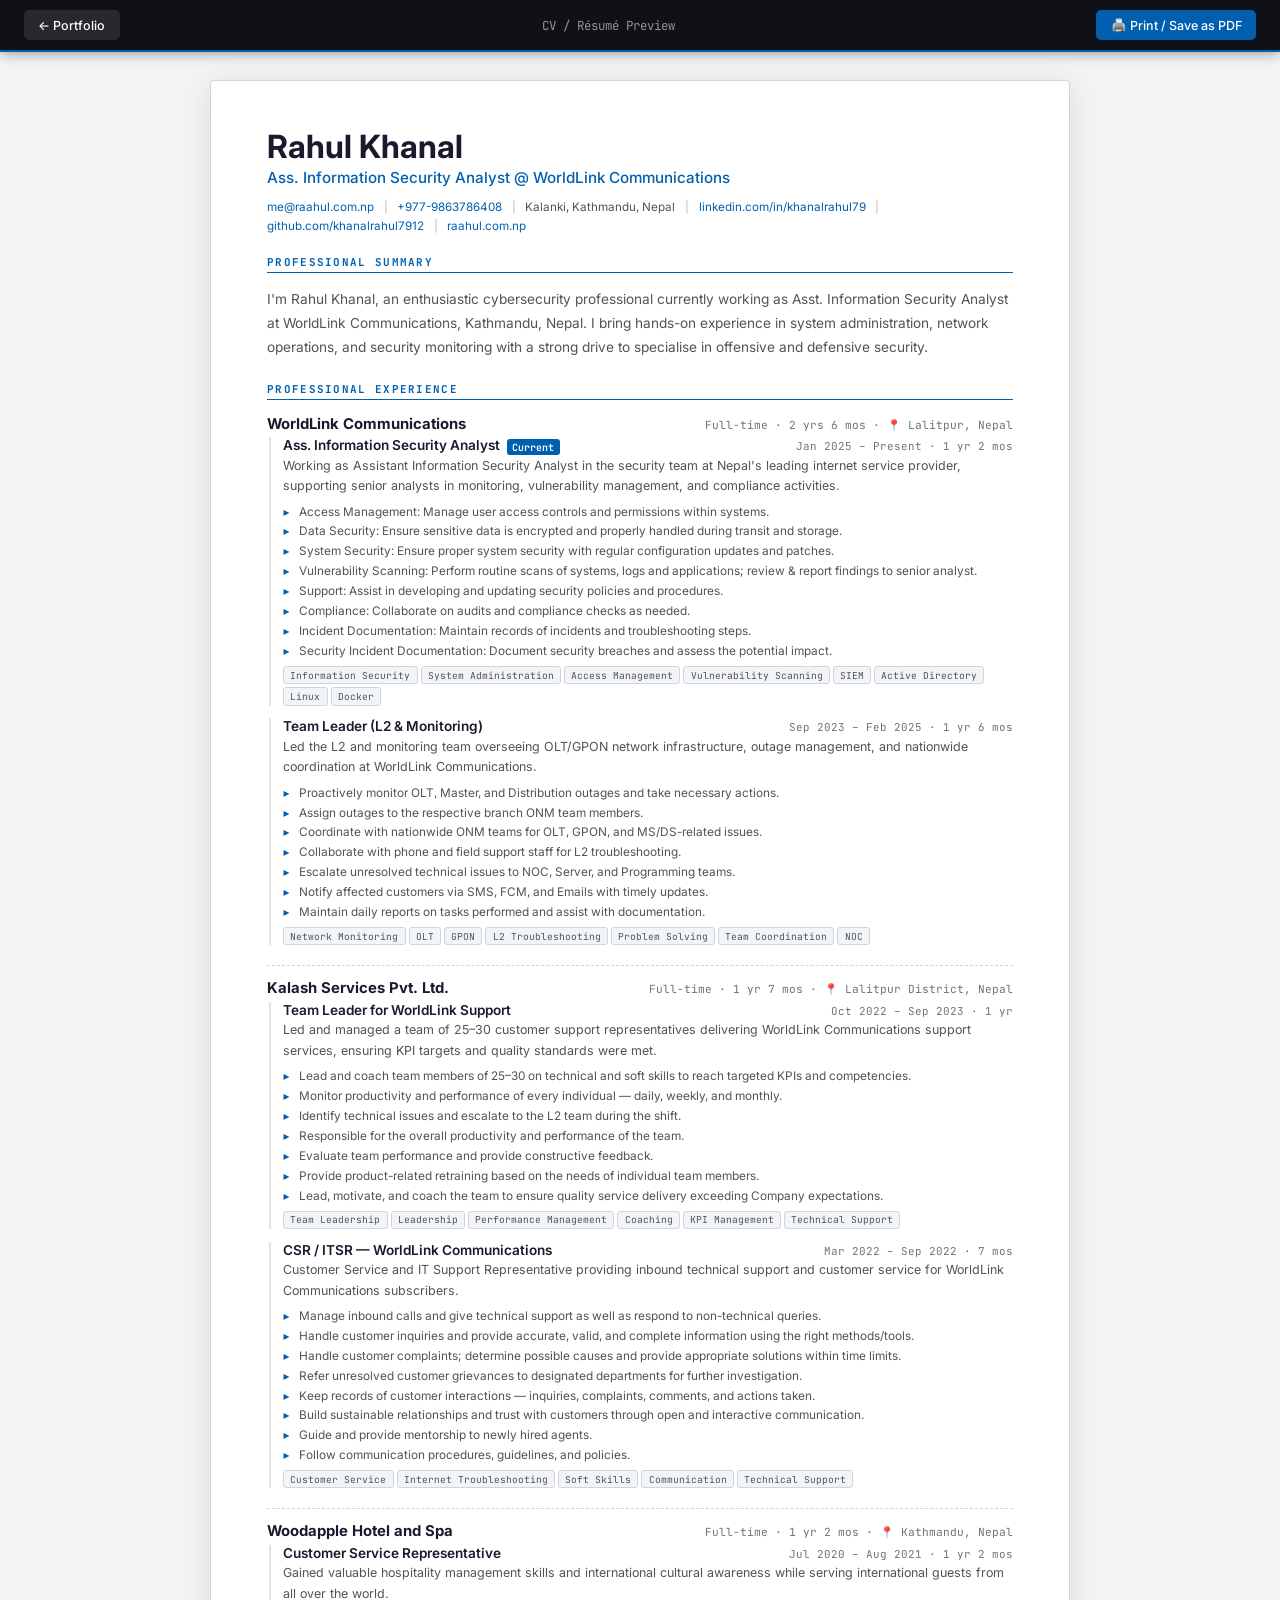
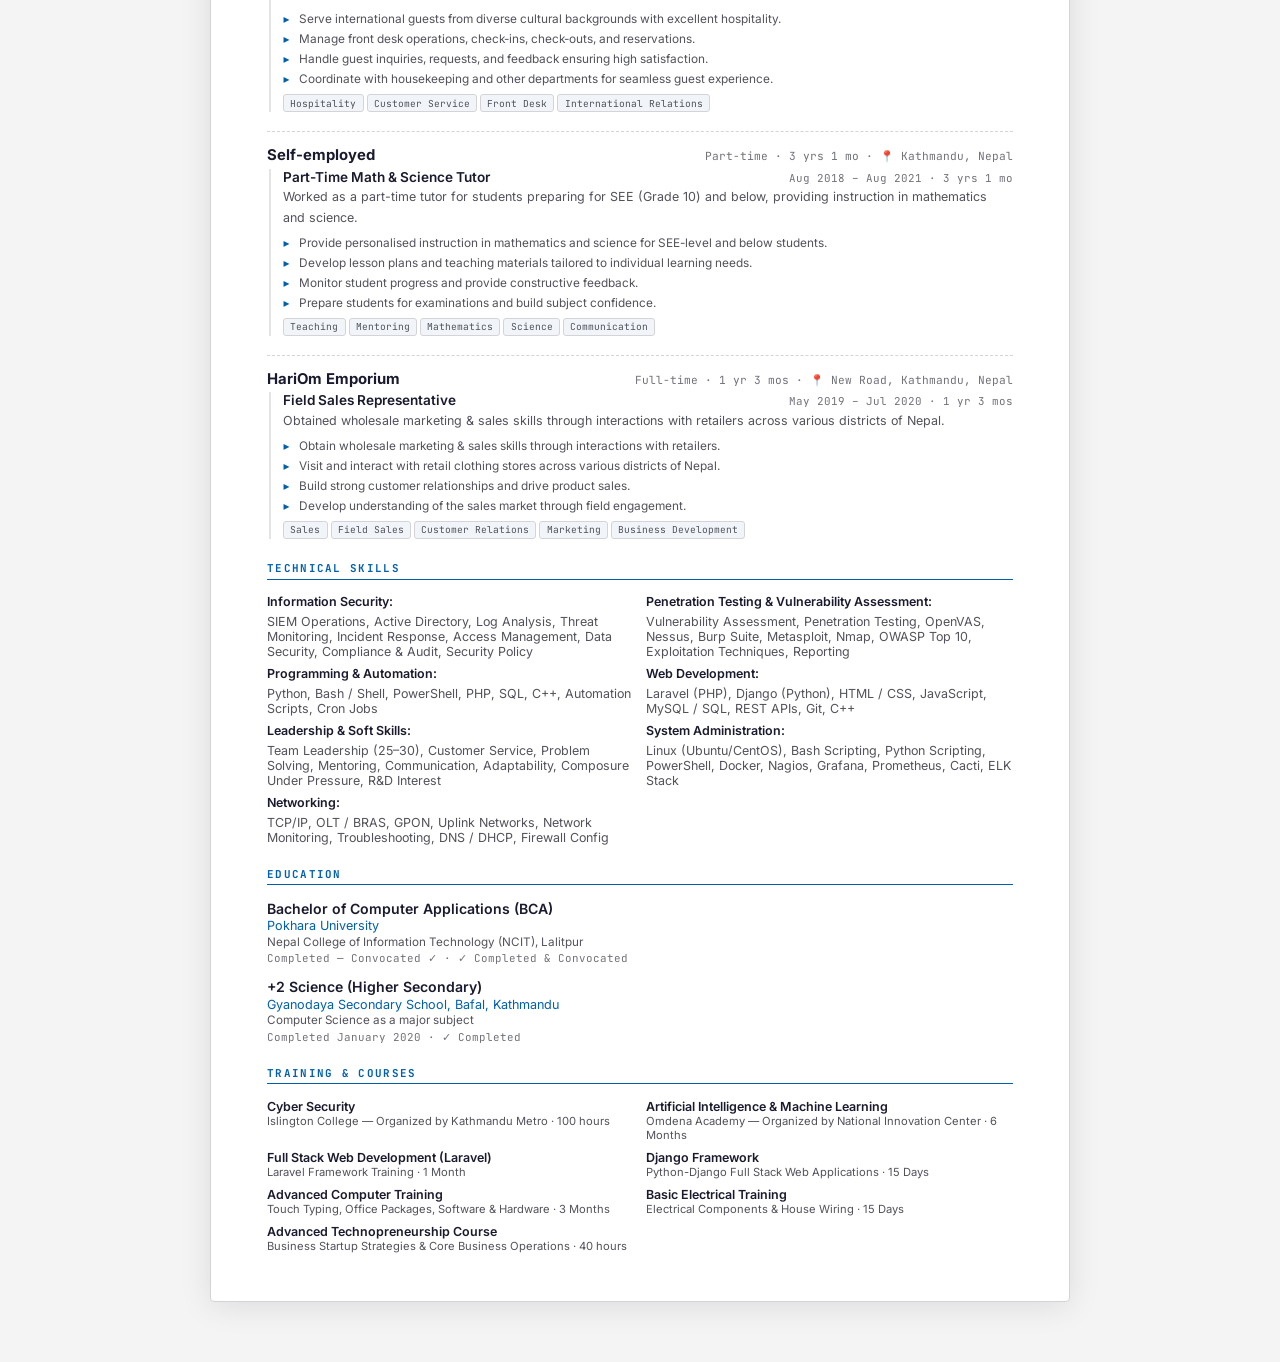
<file: cv.html>
<!DOCTYPE html>
<html lang="en">
<head>
  <meta charset="UTF-8" />
  <meta name="viewport" content="width=device-width, initial-scale=1.0" />
  <!-- Title updated by js/cv-render.js from SITE_CONFIG.name -->
  <title>Curriculum Vitae</title>

  <!-- Fonts — same as main site -->
  <link rel="preconnect" href="https://fonts.googleapis.com" />
  <link rel="preconnect" href="https://fonts.gstatic.com" crossorigin />
  <link href="https://fonts.googleapis.com/css2?family=Inter:wght@400;500;600;700&family=JetBrains+Mono:wght@400;500&display=swap"
        rel="stylesheet" />

  <link rel="stylesheet" href="css/cv.css" />
  <link rel="icon" type="image/png" href="assets/favicon.png" />
</head>
<body>

  <!-- ══════════════════════════════════════════════
       TOOLBAR — hidden when printing (no-print)
  ══════════════════════════════════════════════════ -->
  <div class="cv-toolbar no-print" role="toolbar" aria-label="CV actions">
    <a href="index.html" class="cv-btn cv-btn-back">← Portfolio</a>
    <span class="cv-toolbar-label">CV / Résumé Preview</span>
    <button class="cv-btn cv-btn-print" onclick="window.print()"
            aria-label="Print or save as PDF">
      🖨️ Print / Save as PDF
    </button>
  </div>

  <!-- ══════════════════════════════════════════════
       A4 CV PAGE
       All sections populated by js/cv-render.js,
       which reads the same js/config.js + js/data.js
       as the main portfolio.  Editing those files and
       refreshing this page gives you an updated CV.
  ══════════════════════════════════════════════════ -->
  <main class="cv-page" id="cvPage" role="main" aria-label="Curriculum Vitae">

    <!-- 1. Header — name, title, contact bar -->
    <header class="cv-header" id="cvHeader"></header>

    <!-- 2. Professional Summary -->
    <section class="cv-sect" id="cvSummary"></section>

    <!-- 3. Professional Experience -->
    <section class="cv-sect" id="cvExperience"></section>

    <!-- 4. Technical Skills -->
    <section class="cv-sect" id="cvSkills"></section>

    <!-- 5. Education -->
    <section class="cv-sect" id="cvEducation"></section>

    <!-- 6. Training & Courses -->
    <section class="cv-sect" id="cvTraining"></section>

  </main>

  <!--
    Scripts — same load order as index.html.
    Editing js/config.js or js/data.js updates the CV automatically.
  -->
  <script src="js/config.js"></script>
  <script src="js/data.js"></script>
  <script src="js/cv-render.js"></script>

</body>
</html>
</file>
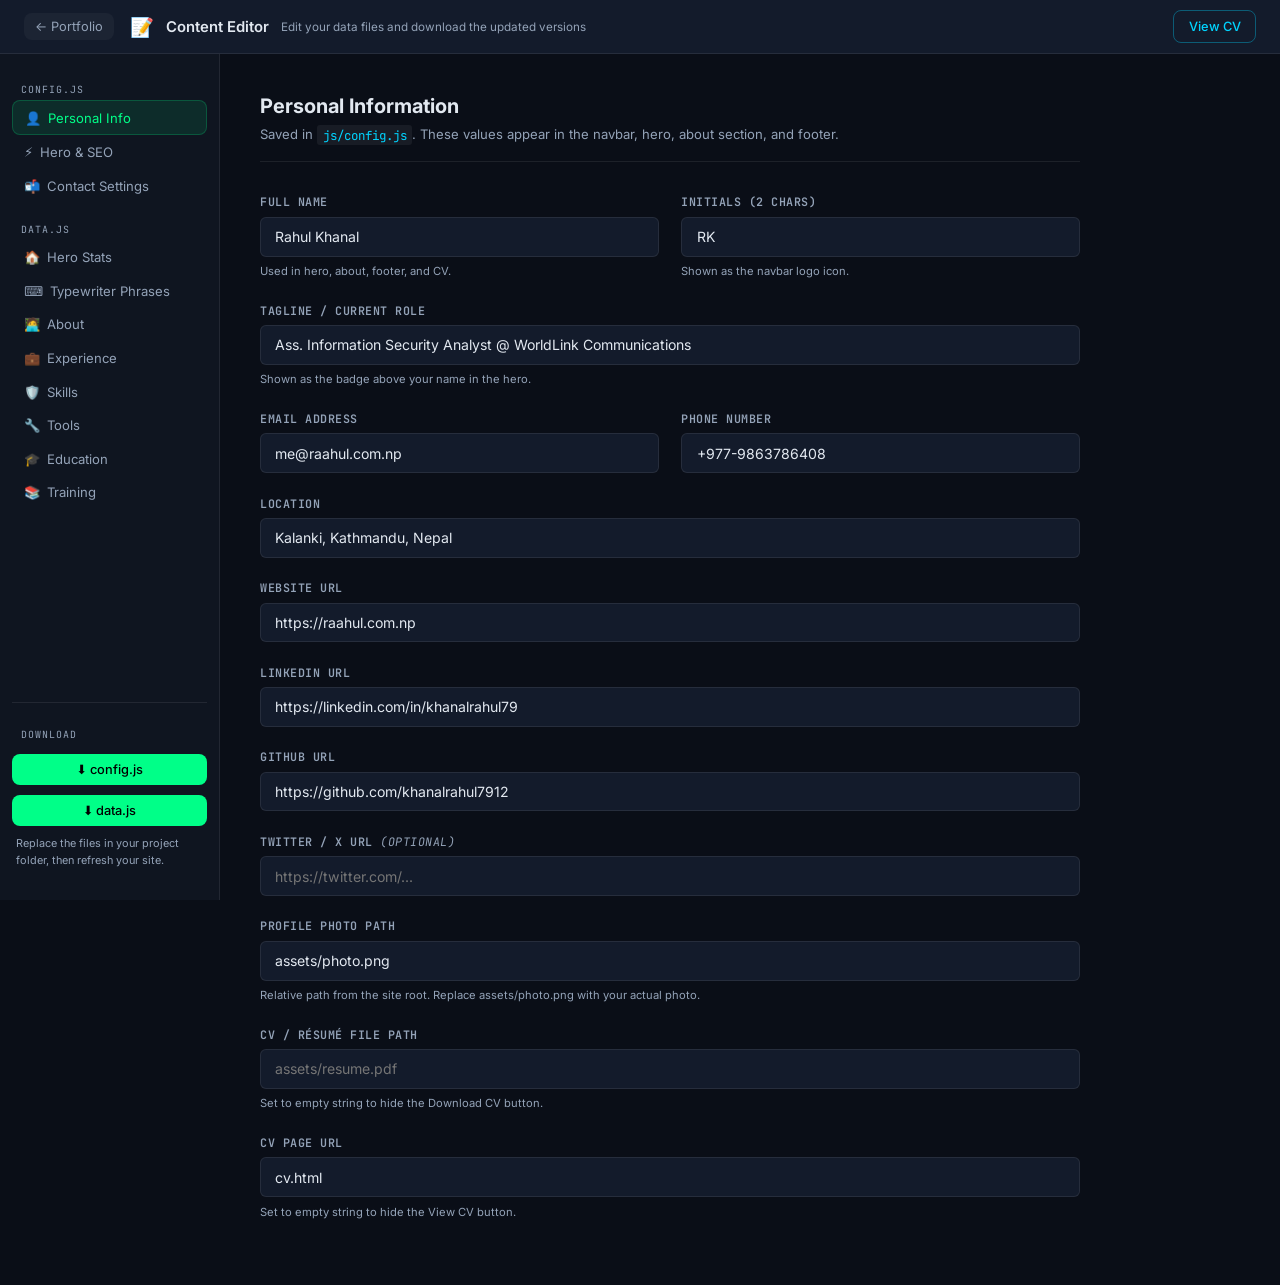
<file: edit.html>
<!DOCTYPE html>
<html lang="en">
<head>
  <meta charset="UTF-8" />
  <meta name="viewport" content="width=device-width, initial-scale=1.0" />
  <title>Edit Content — Portfolio</title>

  <!-- Fonts — same as main site -->
  <link rel="preconnect" href="https://fonts.googleapis.com" />
  <link rel="preconnect" href="https://fonts.gstatic.com" crossorigin />
  <link href="https://fonts.googleapis.com/css2?family=Inter:wght@400;500;600;700&family=JetBrains+Mono:wght@400;500&display=swap"
        rel="stylesheet" />

  <link rel="stylesheet" href="css/edit.css" />
  <link rel="icon" type="image/png" href="assets/favicon.png" />
</head>
<body>

  <!-- ══════════════════════════════════════════════
       TOP BAR
  ══════════════════════════════════════════════════ -->
  <header class="ed-topbar" role="banner">
    <a href="index.html" class="ed-back">← Portfolio</a>
    <div class="ed-topbar-center">
      <span class="ed-topbar-icon" aria-hidden="true">📝</span>
      <span class="ed-topbar-title">Content Editor</span>
      <span class="ed-topbar-sub">Edit your data files and download the updated versions</span>
    </div>
    <a href="cv.html" class="ed-btn ed-btn-outline" target="_blank" rel="noopener">
      View CV
    </a>
  </header>

  <!-- ══════════════════════════════════════════════
       LAYOUT — sidebar + main panel
  ══════════════════════════════════════════════════ -->
  <div class="ed-layout">

    <!-- ─── Sidebar ─────────────────────────────── -->
    <nav class="ed-sidebar" role="navigation" aria-label="Section navigation">
      <div class="ed-sidebar-section">
        <div class="ed-sidebar-label">config.js</div>
        <button class="ed-nav-btn active" data-panel="config-personal">
          <span aria-hidden="true">👤</span> Personal Info
        </button>
        <button class="ed-nav-btn" data-panel="config-hero">
          <span aria-hidden="true">⚡</span> Hero &amp; SEO
        </button>
        <button class="ed-nav-btn" data-panel="config-contact-cfg">
          <span aria-hidden="true">📬</span> Contact Settings
        </button>
      </div>
      <div class="ed-sidebar-section">
        <div class="ed-sidebar-label">data.js</div>
        <button class="ed-nav-btn" data-panel="data-hero">
          <span aria-hidden="true">🏠</span> Hero Stats
        </button>
        <button class="ed-nav-btn" data-panel="data-typewriter">
          <span aria-hidden="true">⌨️</span> Typewriter Phrases
        </button>
        <button class="ed-nav-btn" data-panel="data-about">
          <span aria-hidden="true">🧑‍💻</span> About
        </button>
        <button class="ed-nav-btn" data-panel="data-experience">
          <span aria-hidden="true">💼</span> Experience
        </button>
        <button class="ed-nav-btn" data-panel="data-skills">
          <span aria-hidden="true">🛡️</span> Skills
        </button>
        <button class="ed-nav-btn" data-panel="data-tools">
          <span aria-hidden="true">🔧</span> Tools
        </button>
        <button class="ed-nav-btn" data-panel="data-education">
          <span aria-hidden="true">🎓</span> Education
        </button>
        <button class="ed-nav-btn" data-panel="data-training">
          <span aria-hidden="true">📚</span> Training
        </button>
      </div>
      <!-- Download buttons -->
      <div class="ed-sidebar-downloads">
        <div class="ed-sidebar-label">Download</div>
        <button class="ed-btn ed-btn-primary" id="dlConfig">
          ⬇ config.js
        </button>
        <button class="ed-btn ed-btn-primary" id="dlData">
          ⬇ data.js
        </button>
        <p class="ed-dl-hint">
          Replace the files in your project folder, then refresh your site.
        </p>
      </div>
    </nav>

    <!-- ─── Main content area ────────────────────── -->
    <main class="ed-main" id="edMain" role="main">

      <!-- ═══ PANEL: Personal Info (config.js) ═══ -->
      <section class="ed-panel active" id="panel-config-personal">
        <div class="ed-panel-header">
          <h2>Personal Information</h2>
          <p>Saved in <code>js/config.js</code>. These values appear in the navbar, hero, about section, and footer.</p>
        </div>
        <div class="ed-form-grid">
          <div class="ed-field">
            <label for="cfg-name">Full Name</label>
            <input type="text" id="cfg-name" placeholder="e.g. Rahul Khanal" />
            <span class="ed-hint">Used in hero, about, footer, and CV.</span>
          </div>
          <div class="ed-field">
            <label for="cfg-initials">Initials (2 chars)</label>
            <input type="text" id="cfg-initials" maxlength="3" placeholder="e.g. RK" />
            <span class="ed-hint">Shown as the navbar logo icon.</span>
          </div>
          <div class="ed-field ed-field-wide">
            <label for="cfg-tagline">Tagline / Current Role</label>
            <input type="text" id="cfg-tagline" placeholder="e.g. Ass. Information Security Analyst @ WorldLink" />
            <span class="ed-hint">Shown as the badge above your name in the hero.</span>
          </div>
          <div class="ed-field">
            <label for="cfg-email">Email Address</label>
            <input type="email" id="cfg-email" placeholder="your@email.com" />
          </div>
          <div class="ed-field">
            <label for="cfg-phone">Phone Number</label>
            <input type="text" id="cfg-phone" placeholder="+977-..." />
          </div>
          <div class="ed-field ed-field-wide">
            <label for="cfg-location">Location</label>
            <input type="text" id="cfg-location" placeholder="e.g. Kalanki, Kathmandu, Nepal" />
          </div>
          <div class="ed-field ed-field-wide">
            <label for="cfg-website">Website URL</label>
            <input type="url" id="cfg-website" placeholder="https://raahul.com.np" />
          </div>
          <div class="ed-field ed-field-wide">
            <label for="cfg-linkedin">LinkedIn URL</label>
            <input type="url" id="cfg-linkedin" placeholder="https://linkedin.com/in/..." />
          </div>
          <div class="ed-field ed-field-wide">
            <label for="cfg-github">GitHub URL</label>
            <input type="url" id="cfg-github" placeholder="https://github.com/..." />
          </div>
          <div class="ed-field ed-field-wide">
            <label for="cfg-twitter">Twitter / X URL <span class="ed-optional">(optional)</span></label>
            <input type="url" id="cfg-twitter" placeholder="https://twitter.com/..." />
          </div>
          <div class="ed-field ed-field-wide">
            <label for="cfg-photoUrl">Profile Photo Path</label>
            <input type="text" id="cfg-photoUrl" placeholder="assets/photo.png" />
            <span class="ed-hint">Relative path from the site root. Replace assets/photo.png with your actual photo.</span>
          </div>
          <div class="ed-field ed-field-wide">
            <label for="cfg-resumeUrl">CV / Résumé File Path</label>
            <input type="text" id="cfg-resumeUrl" placeholder="assets/resume.pdf" />
            <span class="ed-hint">Set to empty string to hide the Download CV button.</span>
          </div>
          <div class="ed-field ed-field-wide">
            <label for="cfg-cvPageUrl">CV Page URL</label>
            <input type="text" id="cfg-cvPageUrl" placeholder="cv.html" />
            <span class="ed-hint">Set to empty string to hide the View CV button.</span>
          </div>
        </div>
      </section>

      <!-- ═══ PANEL: Hero & SEO (config.js) ═══ -->
      <section class="ed-panel" id="panel-config-hero">
        <div class="ed-panel-header">
          <h2>Hero &amp; SEO Settings</h2>
          <p>Saved in <code>js/config.js</code>.</p>
        </div>
        <div class="ed-form-grid">
          <div class="ed-field ed-field-wide">
            <label for="cfg-terminalUser">Terminal Prompt User</label>
            <input type="text" id="cfg-terminalUser" placeholder="rahul@RAAHUL" />
            <span class="ed-hint">Shown as <code>┌──(user㉿HOST)-[~]</code> in the hero. Format: user@HOST</span>
          </div>
          <div class="ed-field ed-field-wide">
            <label for="cfg-hireMeLabel">Hire Me Button Label</label>
            <input type="text" id="cfg-hireMeLabel" placeholder="hire me" />
          </div>
          <div class="ed-field ed-field-wide">
            <label for="cfg-footerTagline">Footer Tagline</label>
            <input type="text" id="cfg-footerTagline" placeholder="&lt;/secure_the_world&gt;" />
          </div>
          <div class="ed-field ed-field-wide">
            <label for="cfg-responseTime">Response Time (contact section)</label>
            <input type="text" id="cfg-responseTime" placeholder="Usually within 24 hours" />
          </div>
          <div class="ed-field ed-field-wide">
            <label for="cfg-seo-title">SEO Page Title</label>
            <input type="text" id="cfg-seo-title" placeholder="Rahul Khanal | Information Security Analyst" />
          </div>
          <div class="ed-field ed-field-wide">
            <label for="cfg-seo-description">SEO Meta Description</label>
            <textarea id="cfg-seo-description" rows="3" placeholder="Short description for search engines and social sharing…"></textarea>
          </div>
          <div class="ed-field ed-field-wide">
            <label for="cfg-seo-keywords">SEO Keywords</label>
            <textarea id="cfg-seo-keywords" rows="2" placeholder="keyword1, keyword2, …"></textarea>
          </div>
          <div class="ed-field ed-field-wide">
            <label for="cfg-seo-ogImage">OG Image URL (absolute)</label>
            <input type="url" id="cfg-seo-ogImage" placeholder="https://yourdomain.com/assets/og-image.png" />
            <span class="ed-hint">Must be an absolute URL. Used for social media previews.</span>
          </div>
        </div>
      </section>

      <!-- ═══ PANEL: Contact Settings (config.js) ═══ -->
      <section class="ed-panel" id="panel-config-contact-cfg">
        <div class="ed-panel-header">
          <h2>Contact Form Settings</h2>
          <p>Saved in <code>js/config.js</code>.</p>
        </div>
        <div class="ed-form-grid">
          <div class="ed-field ed-field-wide">
            <label for="cfg-formEmail">Form Submission Email</label>
            <input type="email" id="cfg-formEmail" placeholder="your@email.com" />
            <span class="ed-hint">
              Emails from the contact form are sent here via
              <a href="https://formsubmit.co" target="_blank" rel="noopener noreferrer">FormSubmit.co</a>.
              The first submission triggers a one-time activation email.
            </span>
          </div>
          <div class="ed-field ed-field-wide">
            <label for="cfg-contactSubjects">Contact Form Subjects</label>
            <textarea id="cfg-contactSubjects" rows="5" placeholder="Job Opportunity&#10;Security Consultation&#10;Collaboration&#10;General Inquiry"></textarea>
            <span class="ed-hint">One subject per line. Shown as options in the contact form dropdown.</span>
          </div>
        </div>
      </section>

      <!-- ═══ PANEL: Hero Stats (data.js) ═══ -->
      <section class="ed-panel" id="panel-data-hero">
        <div class="ed-panel-header">
          <h2>Hero Stats &amp; Description</h2>
          <p>Saved in <code>js/data.js</code> as <code>HERO</code>. Edit the JSON below.</p>
        </div>
        <div class="ed-form-grid">
          <div class="ed-field ed-field-full">
            <label for="data-hero-json">HERO (JSON)</label>
            <textarea id="data-hero-json" class="ed-code" rows="18"
                      spellcheck="false" aria-label="HERO data as JSON"></textarea>
            <span class="ed-hint">Valid JSON only. <code>stats</code> is an array of <code>{target, suffix, label}</code> objects.</span>
          </div>
        </div>
      </section>

      <!-- ═══ PANEL: Typewriter (data.js) ═══ -->
      <section class="ed-panel" id="panel-data-typewriter">
        <div class="ed-panel-header">
          <h2>Typewriter Phrases</h2>
          <p>Saved in <code>js/data.js</code> as <code>TYPEWRITER_PHRASES</code>.</p>
        </div>
        <div class="ed-form-grid">
          <div class="ed-field ed-field-full">
            <label for="data-typewriter-text">Phrases (one per line)</label>
            <textarea id="data-typewriter-text" rows="8"
                      placeholder="Information Security Analyst&#10;System Administrator&#10;…"></textarea>
            <span class="ed-hint">Each line becomes one rotating phrase in the hero terminal.</span>
          </div>
        </div>
      </section>

      <!-- ═══ PANEL: About (data.js) ═══ -->
      <section class="ed-panel" id="panel-data-about">
        <div class="ed-panel-header">
          <h2>About Section</h2>
          <p>Saved in <code>js/data.js</code> as <code>ABOUT</code>. Edit the JSON below.</p>
        </div>
        <div class="ed-form-grid">
          <div class="ed-field ed-field-full">
            <label for="data-about-json">ABOUT (JSON)</label>
            <textarea id="data-about-json" class="ed-code" rows="22"
                      spellcheck="false" aria-label="ABOUT data as JSON"></textarea>
            <span class="ed-hint">
              <code>intro</code>: array of paragraph strings (supports
              <code>&lt;strong&gt;</code>, <code>&lt;em&gt;</code>,
              <code>&lt;a href="https://…"&gt;</code>).
              <code>terminalLines</code>: array of <code>{cmd, output, className}</code>.
              <code>tags</code>: array of strings.
            </span>
          </div>
        </div>
      </section>

      <!-- ═══ PANEL: Experience (data.js) ═══ -->
      <section class="ed-panel" id="panel-data-experience">
        <div class="ed-panel-header">
          <h2>Work Experience</h2>
          <p>Saved in <code>js/data.js</code> as <code>EXPERIENCE</code>. Edit the JSON below.</p>
        </div>
        <div class="ed-form-grid">
          <div class="ed-field ed-field-full">
            <label for="data-experience-json">EXPERIENCE (JSON array)</label>
            <textarea id="data-experience-json" class="ed-code" rows="36"
                      spellcheck="false" aria-label="EXPERIENCE data as JSON"></textarea>
            <span class="ed-hint">
              Array of company objects. Each company has <code>roles[]</code>.
              Set <code>current: true</code> for your active role.
            </span>
          </div>
        </div>
      </section>

      <!-- ═══ PANEL: Skills (data.js) ═══ -->
      <section class="ed-panel" id="panel-data-skills">
        <div class="ed-panel-header">
          <h2>Technical Skills</h2>
          <p>Saved in <code>js/data.js</code> as <code>SKILLS</code>. Edit the JSON below.</p>
        </div>
        <div class="ed-form-grid">
          <div class="ed-field ed-field-full">
            <label for="data-skills-json">SKILLS (JSON array)</label>
            <textarea id="data-skills-json" class="ed-code" rows="24"
                      spellcheck="false" aria-label="SKILLS data as JSON"></textarea>
          </div>
        </div>
      </section>

      <!-- ═══ PANEL: Tools (data.js) ═══ -->
      <section class="ed-panel" id="panel-data-tools">
        <div class="ed-panel-header">
          <h2>Tools &amp; Technologies</h2>
          <p>Saved in <code>js/data.js</code> as <code>TOOLS</code>. Edit the JSON below.</p>
        </div>
        <div class="ed-form-grid">
          <div class="ed-field ed-field-full">
            <label for="data-tools-json">TOOLS (JSON array)</label>
            <textarea id="data-tools-json" class="ed-code" rows="28"
                      spellcheck="false" aria-label="TOOLS data as JSON"></textarea>
            <span class="ed-hint">
              Each tool: <code>{name, si, color, abbr, emoji}</code>.
              <code>si</code> = <a href="https://simpleicons.org" target="_blank" rel="noopener noreferrer">Simple Icons</a> slug (leave empty for emoji fallback).
              <code>color</code> = 6-char hex without #.
            </span>
          </div>
        </div>
      </section>

      <!-- ═══ PANEL: Education (data.js) ═══ -->
      <section class="ed-panel" id="panel-data-education">
        <div class="ed-panel-header">
          <h2>Education</h2>
          <p>Saved in <code>js/data.js</code> as <code>EDUCATION</code>. Edit the JSON below.</p>
        </div>
        <div class="ed-form-grid">
          <div class="ed-field ed-field-full">
            <label for="data-education-json">EDUCATION (JSON array)</label>
            <textarea id="data-education-json" class="ed-code" rows="20"
                      spellcheck="false" aria-label="EDUCATION data as JSON"></textarea>
          </div>
        </div>
      </section>

      <!-- ═══ PANEL: Training (data.js) ═══ -->
      <section class="ed-panel" id="panel-data-training">
        <div class="ed-panel-header">
          <h2>Training &amp; Courses</h2>
          <p>Saved in <code>js/data.js</code> as <code>TRAINING</code>. Edit the JSON below.</p>
        </div>
        <div class="ed-form-grid">
          <div class="ed-field ed-field-full">
            <label for="data-training-json">TRAINING (JSON array)</label>
            <textarea id="data-training-json" class="ed-code" rows="20"
                      spellcheck="false" aria-label="TRAINING data as JSON"></textarea>
          </div>
        </div>
      </section>

    </main>
  </div>

  <!-- Toast notification -->
  <div class="ed-toast" id="edToast" role="status" aria-live="polite"></div>

  <!--
    Load same data files as the portfolio so the editor
    is always pre-filled with the current content.
  -->
  <script src="js/config.js"></script>
  <script src="js/data.js"></script>
  <script src="js/edit.js"></script>

</body>
</html>
</file>
<file: css/cv.css>
/* ═══════════════════════════════════════════════════════
   css/cv.css — CV / Résumé Page Styles
   ═══════════════════════════════════════════════════════
   Screen : centered A4 white card, professional layout
   Print  : @media print removes toolbar, sets A4 margins,
            forces black text on white paper
*/

/* ── Variables ────────────────────────────────────────── */
:root {
  --cv-text:    #1a1a2e;
  --cv-muted:   #52525b;
  --cv-light:   #71717a;
  --cv-accent:  #0060AF;
  --cv-border:  #d4d4d8;
  --cv-bg:      #f4f4f5;
  --cv-page:    #ffffff;
  --font-sans:  'Inter', system-ui, sans-serif;
  --font-mono:  'JetBrains Mono', 'Courier New', monospace;
}

*, *::before, *::after { box-sizing: border-box; margin: 0; padding: 0; }

body {
  font-family: var(--font-sans);
  background: var(--cv-bg);
  color: var(--cv-text);
  min-height: 100vh;
}

a { color: var(--cv-accent); text-decoration: none; }
a:hover { text-decoration: underline; }

/* ── Toolbar ──────────────────────────────────────────── */
.cv-toolbar {
  position: fixed; top: 0; left: 0; right: 0; z-index: 100;
  background: #0f1117;
  padding: .65rem 1.5rem;
  display: flex; align-items: center; justify-content: space-between;
  gap: 1rem;
  border-bottom: 2px solid var(--cv-accent);
  box-shadow: 0 2px 12px rgba(0,0,0,.35);
}
.cv-toolbar-label {
  font-size: .78rem; color: rgba(255,255,255,.55);
  font-family: var(--font-mono); white-space: nowrap;
}
.cv-btn {
  padding: .45rem .9rem; border-radius: 5px;
  font-size: .78rem; font-family: var(--font-sans); font-weight: 500;
  cursor: pointer; border: none; transition: opacity .18s;
  text-decoration: none; white-space: nowrap;
}
.cv-btn:hover { opacity: .82; text-decoration: none; }
.cv-btn-back  { background: rgba(255,255,255,.1); color: #fff; }
.cv-btn-print { background: var(--cv-accent); color: #fff; }

/* ── A4 page card ─────────────────────────────────────── */
.cv-page {
  max-width: 860px;
  margin: 80px auto 60px;          /* 80px clears the fixed toolbar */
  background: var(--cv-page);
  border: 1px solid var(--cv-border);
  border-radius: 4px;
  padding: 48px 56px;
  box-shadow: 0 4px 32px rgba(0,0,0,.1);
}

/* ── Header ───────────────────────────────────────────── */
.cv-header { margin-bottom: .25rem; }
.cv-name {
  font-size: 2rem; font-weight: 700; color: var(--cv-text);
  line-height: 1.1; margin-bottom: .25rem;
}
.cv-role-tag {
  font-size: .95rem; font-weight: 500; color: var(--cv-accent);
  margin-bottom: .8rem;
}
.cv-contact-row {
  display: flex; flex-wrap: wrap;
  gap: .3rem .6rem;
  font-size: .73rem; color: var(--cv-muted);
  align-items: center;
}
.cv-contact-row a { color: var(--cv-accent); }
.cv-sep { color: #bbb; user-select: none; }

/* ── Section ──────────────────────────────────────────── */
.cv-sect { margin-top: 1.4rem; }
.cv-sect-title {
  font-size: .68rem; font-weight: 700;
  letter-spacing: 1.3px; text-transform: uppercase;
  color: var(--cv-accent); font-family: var(--font-mono);
  border-bottom: 1.5px solid var(--cv-accent);
  padding-bottom: .2rem; margin-bottom: .9rem;
}

/* ── Summary ──────────────────────────────────────────── */
.cv-summary-text {
  font-size: .855rem; color: var(--cv-muted); line-height: 1.75;
}

/* ── Experience ───────────────────────────────────────── */
.cv-exp-co { margin-bottom: 1.2rem; }
.cv-exp-co + .cv-exp-co {
  padding-top: .85rem;
  border-top: 1px dashed var(--cv-border);
}
.cv-exp-co-header {
  display: flex; justify-content: space-between; align-items: baseline;
  flex-wrap: wrap; gap: .2rem; margin-bottom: .3rem;
}
.cv-exp-co-name   { font-size: .93rem; font-weight: 700; color: var(--cv-text); }
.cv-exp-co-meta   { font-size: .7rem; color: var(--cv-light); font-family: var(--font-mono); }

.cv-role {
  margin-bottom: .8rem; margin-left: .1rem;
  padding-left: .8rem;
  border-left: 2px solid #e4e4e7;
}
.cv-role:last-child { margin-bottom: 0; }

.cv-role-header {
  display: flex; justify-content: space-between; align-items: baseline;
  flex-wrap: wrap; gap: .15rem; margin-bottom: .15rem;
}
.cv-role-title  { font-size: .85rem; font-weight: 600; color: var(--cv-text); }
.cv-role-period { font-size: .68rem; color: var(--cv-light); font-family: var(--font-mono); }
.cv-role-live   {
  font-size: .62rem; color: #fff; background: var(--cv-accent);
  padding: .1rem .35rem; border-radius: 3px; font-family: var(--font-mono);
  vertical-align: middle; margin-left: .4rem;
}
.cv-role-loc {
  font-size: .69rem; color: var(--cv-light);
  margin-bottom: .3rem;
}
.cv-role-desc {
  font-size: .78rem; color: var(--cv-muted); line-height: 1.65;
  margin-bottom: .35rem;
}
.cv-resp-list { list-style: none; padding: 0; margin-bottom: .35rem; }
.cv-resp-list li {
  font-size: .74rem; color: var(--cv-muted); line-height: 1.55;
  padding-left: .95rem; position: relative; margin-bottom: .1rem;
}
.cv-resp-list li::before {
  content: '▸'; position: absolute; left: 0; color: var(--cv-accent);
}
.cv-tag-row { display: flex; flex-wrap: wrap; gap: .2rem; }
.cv-tag {
  font-size: .6rem; font-family: var(--font-mono);
  padding: .1rem .38rem; border-radius: 3px;
  background: #f1f5f9; color: var(--cv-muted);
  border: 1px solid var(--cv-border);
}

/* ── Skills ───────────────────────────────────────────── */
.cv-skills-grid {
  display: grid;
  grid-template-columns: repeat(auto-fill, minmax(min(100%, 360px), 1fr));
  gap: .45rem .75rem;
}
.cv-skill-row { font-size: .78rem; display: flex; gap: .3rem; flex-wrap: wrap; }
.cv-skill-label { font-weight: 600; color: var(--cv-text); flex-shrink: 0; }
.cv-skill-items { color: var(--cv-muted); }

/* ── Education ────────────────────────────────────────── */
.cv-edu-item   { margin-bottom: .8rem; }
.cv-edu-degree { font-size: .88rem; font-weight: 600; color: var(--cv-text); margin-bottom: .1rem; }
.cv-edu-school { font-size: .79rem; color: var(--cv-accent); margin-bottom: .1rem; }
.cv-edu-detail { font-size: .73rem; color: var(--cv-muted); }
.cv-edu-period {
  font-size: .68rem; color: var(--cv-light);
  font-family: var(--font-mono); margin-top: .15rem;
}

/* ── Training ─────────────────────────────────────────── */
.cv-tr-grid {
  display: grid;
  grid-template-columns: repeat(auto-fill, minmax(min(100%, 340px), 1fr));
  gap: .45rem .75rem;
}
.cv-tr-item { font-size: .78rem; }
.cv-tr-name { font-weight: 600; color: var(--cv-text); }
.cv-tr-meta { font-size: .7rem; color: var(--cv-muted); margin-top: .05rem; }

/* ═══════════════════════════════════════════════════════
   RESPONSIVE — small screens
═══════════════════════════════════════════════════════ */
@media (max-width: 700px) {
  .cv-page { padding: 28px 20px; margin-top: 72px; }
  .cv-name { font-size: 1.5rem; }
  .cv-skills-grid,
  .cv-tr-grid { grid-template-columns: 1fr; }
  .cv-toolbar-label { display: none; }
}
@media (max-width: 420px) {
  .cv-toolbar { padding: .55rem 1rem; }
  .cv-btn     { padding: .4rem .7rem; font-size: .72rem; }
}

/* ═══════════════════════════════════════════════════════
   PRINT STYLES
   @page sets A4 with 18mm margins.
   .no-print hides toolbar and all screen-only chrome.
═══════════════════════════════════════════════════════ */
@media print {

  @page { size: A4; margin: 14mm 16mm 14mm 16mm; }

  .no-print { display: none !important; }

  body { background: #fff; }

  .cv-page {
    margin: 0; padding: 0;
    border: none; box-shadow: none; border-radius: 0;
    max-width: 100%;
  }

  /* Section titles stay with the first item below them */
  .cv-sect-title    { break-after: avoid; }

  /* Allow sections to break naturally — do NOT use break-inside:avoid
     on .cv-sect because it forces the whole section onto one page,
     pushing headings to the start of a new page instead. */

  /* Avoid page breaks inside a single role, edu item, or training item */
  .cv-exp-co  { break-inside: avoid; }
  .cv-role    { break-inside: avoid; }
  .cv-edu-item { break-inside: avoid; }
  .cv-tr-item  { break-inside: avoid; }
  .cv-skill-row { break-inside: avoid; }

  a { color: var(--cv-accent) !important; text-decoration: none !important; }

  /* Make sure all text is black on white */
  .cv-name        { color: #000 !important; }
  .cv-role-title  { color: #000 !important; }
  .cv-exp-co-name { color: #000 !important; }
  .cv-edu-degree  { color: #000 !important; }
  .cv-tr-name     { color: #000 !important; }
}
</file>
<file: css/edit.css>
/* ═══════════════════════════════════════════════════════
   css/edit.css — Content Editor Page Styles
   Dark-themed editor that matches the portfolio aesthetic.
═══════════════════════════════════════════════════════ */

:root {
  --bg:       #0a0e17;
  --bg2:      #0f1520;
  --card:     #131b2b;
  --border:   rgba(255,255,255,.08);
  --text:     #e2e8f0;
  --muted:    #94a3b8;
  --green:    #00ff88;
  --cyan:     #00d4ff;
  --red:      #ef4444;
  --sidebar-w: 220px;
  --topbar-h:  54px;
  --font-sans: 'Inter', system-ui, sans-serif;
  --font-mono: 'JetBrains Mono', 'Courier New', monospace;
  --radius:    8px;
  --transition: .18s ease;
}

*, *::before, *::after { box-sizing: border-box; margin: 0; padding: 0; }

html, body { height: 100%; }

body {
  font-family: var(--font-sans);
  background: var(--bg);
  color: var(--text);
  min-height: 100vh;
  font-size: 14px;
}

a { color: var(--cyan); text-decoration: none; }
a:hover { text-decoration: underline; }

/* ── Top bar ──────────────────────────────────────────── */
.ed-topbar {
  position: fixed; top: 0; left: 0; right: 0;
  height: var(--topbar-h);
  background: var(--card);
  border-bottom: 1px solid var(--border);
  display: flex; align-items: center;
  padding: 0 1.5rem; gap: 1rem;
  z-index: 200;
}
.ed-back {
  color: var(--muted); font-size: .8rem;
  white-space: nowrap; padding: .35rem .7rem;
  border-radius: var(--radius);
  background: rgba(255,255,255,.04);
  transition: color var(--transition), background var(--transition);
}
.ed-back:hover { color: var(--text); background: rgba(255,255,255,.08); text-decoration: none; }

.ed-topbar-center {
  flex: 1; display: flex; align-items: center; gap: .75rem;
  overflow: hidden;
}
.ed-topbar-icon  { font-size: 1.2rem; flex-shrink: 0; }
.ed-topbar-title { font-weight: 600; font-size: .93rem; white-space: nowrap; color: var(--text); }
.ed-topbar-sub   {
  font-size: .73rem; color: var(--muted);
  white-space: nowrap; overflow: hidden; text-overflow: ellipsis;
}

/* ── Layout ───────────────────────────────────────────── */
.ed-layout {
  display: flex;
  padding-top: var(--topbar-h);
  min-height: 100vh;
}

/* ── Sidebar ──────────────────────────────────────────── */
.ed-sidebar {
  width: var(--sidebar-w);
  flex-shrink: 0;
  background: var(--bg2);
  border-right: 1px solid var(--border);
  padding: 1.25rem .75rem 2rem;
  position: fixed;
  top: var(--topbar-h);
  bottom: 0;
  overflow-y: auto;
  display: flex; flex-direction: column; gap: .15rem;
}

.ed-sidebar-section { margin-bottom: .6rem; }
.ed-sidebar-label {
  font-size: .62rem; letter-spacing: 1px; text-transform: uppercase;
  color: var(--muted); font-family: var(--font-mono);
  padding: .55rem .55rem .25rem;
}

.ed-nav-btn {
  width: 100%; text-align: left;
  padding: .55rem .75rem;
  border-radius: var(--radius); border: none;
  background: transparent; color: var(--muted);
  font-size: .82rem; font-family: var(--font-sans);
  cursor: pointer;
  display: flex; align-items: center; gap: .45rem;
  transition: background var(--transition), color var(--transition);
  white-space: nowrap; overflow: hidden; text-overflow: ellipsis;
}
.ed-nav-btn:hover { background: rgba(255,255,255,.05); color: var(--text); }
.ed-nav-btn.active {
  background: rgba(0,255,136,.1);
  color: var(--green);
  border: 1px solid rgba(0,255,136,.2);
}

.ed-sidebar-downloads {
  margin-top: auto; padding-top: 1rem;
  border-top: 1px solid var(--border);
  display: flex; flex-direction: column; gap: .6rem;
}
.ed-dl-hint {
  font-size: .68rem; color: var(--muted); line-height: 1.5;
  padding: 0 .25rem;
}

/* ── Buttons ──────────────────────────────────────────── */
.ed-btn {
  display: inline-flex; align-items: center; justify-content: center; gap: .4rem;
  padding: .5rem .9rem; border-radius: var(--radius);
  font-size: .8rem; font-family: var(--font-sans); font-weight: 500;
  cursor: pointer; border: none; transition: opacity var(--transition);
  text-decoration: none; white-space: nowrap;
}
.ed-btn:hover { opacity: .84; text-decoration: none; }
.ed-btn-primary {
  background: var(--green); color: #000;
}
.ed-btn-outline {
  background: transparent;
  color: var(--cyan); border: 1px solid rgba(0,212,255,.35);
}
.ed-btn-outline:hover { border-color: var(--cyan); }

/* ── Main content ─────────────────────────────────────── */
.ed-main {
  flex: 1;
  margin-left: var(--sidebar-w);
  padding: 2.5rem 2.5rem 4rem;
  max-width: 900px;
  min-height: calc(100vh - var(--topbar-h));
}

/* ── Panels ───────────────────────────────────────────── */
.ed-panel { display: none; }
.ed-panel.active { display: block; }

.ed-panel-header {
  margin-bottom: 2rem;
  padding-bottom: 1rem;
  border-bottom: 1px solid var(--border);
}
.ed-panel-header h2 {
  font-size: 1.25rem; font-weight: 700; color: var(--text);
  margin-bottom: .4rem;
}
.ed-panel-header p {
  font-size: .82rem; color: var(--muted); line-height: 1.6;
}
.ed-panel-header code {
  font-family: var(--font-mono); font-size: .78rem;
  background: rgba(255,255,255,.06); padding: .1rem .35rem;
  border-radius: 3px; color: var(--cyan);
}

/* ── Form grid ────────────────────────────────────────── */
.ed-form-grid {
  display: grid;
  grid-template-columns: 1fr 1fr;
  gap: 1.4rem;
}
.ed-field-wide { grid-column: span 2; }
.ed-field-full { grid-column: 1 / -1; }

.ed-field { display: flex; flex-direction: column; gap: .4rem; }

.ed-field label {
  font-size: .73rem; font-weight: 600;
  text-transform: uppercase; letter-spacing: .5px;
  color: var(--muted); font-family: var(--font-mono);
}

.ed-field input,
.ed-field textarea,
.ed-field select {
  background: var(--card);
  border: 1px solid var(--border);
  border-radius: 6px;
  padding: .65rem .9rem;
  color: var(--text);
  font-family: var(--font-sans); font-size: .88rem;
  outline: none;
  transition: border-color var(--transition);
  resize: vertical;
  width: 100%;
}
.ed-field input:focus,
.ed-field textarea:focus { border-color: var(--green); }

/* Code textarea (JSON editors) */
.ed-code {
  font-family: var(--font-mono) !important;
  font-size: .78rem !important;
  line-height: 1.6;
  background: #070c14 !important;
  color: #a8d8a8 !important;
  border-color: rgba(255,255,255,.1) !important;
  tab-size: 2;
}
.ed-code:focus { border-color: var(--green) !important; }

.ed-hint {
  font-size: .7rem; color: var(--muted); line-height: 1.55;
}
.ed-hint code {
  font-family: var(--font-mono); font-size: .7rem;
  background: rgba(255,255,255,.06); padding: .05rem .3rem;
  border-radius: 3px; color: var(--cyan);
}
.ed-hint a { font-size: .7rem; }

.ed-optional { color: var(--muted); font-weight: 400; font-style: italic; }

/* ── Toast ────────────────────────────────────────────── */
.ed-toast {
  position: fixed; bottom: 1.5rem; left: 50%; transform: translateX(-50%);
  background: var(--card); border: 1px solid var(--green);
  color: var(--green); font-size: .82rem; font-family: var(--font-mono);
  padding: .7rem 1.4rem; border-radius: 6px;
  box-shadow: 0 4px 20px rgba(0,0,0,.4);
  opacity: 0; pointer-events: none;
  transition: opacity .25s;
  white-space: nowrap; z-index: 500;
}
.ed-toast.visible { opacity: 1; pointer-events: auto; }
.ed-toast.error   { border-color: var(--red); color: var(--red); }

/* ── Responsive ───────────────────────────────────────── */
@media (max-width: 900px) {
  .ed-sidebar   { width: 180px; }
  .ed-main      { margin-left: 180px; padding: 1.5rem 1.5rem 3rem; }
  .ed-form-grid { grid-template-columns: 1fr; }
  .ed-field-wide, .ed-field-full { grid-column: 1; }
  .ed-topbar-sub { display: none; }
}

@media (max-width: 640px) {
  .ed-sidebar {
    position: static; width: 100%;
    border-right: none; border-bottom: 1px solid var(--border);
    flex-direction: row; flex-wrap: wrap;
    padding: .75rem;
  }
  .ed-layout  { flex-direction: column; }
  .ed-main    { margin-left: 0; padding: 1.25rem 1rem 3rem; }
  .ed-sidebar-section { margin-bottom: 0; }
  .ed-sidebar-downloads { margin-top: 0; padding-top: .5rem; border-top: none; flex-direction: row; }
  .ed-nav-btn { padding: .4rem .6rem; font-size: .75rem; }
}
</file>
